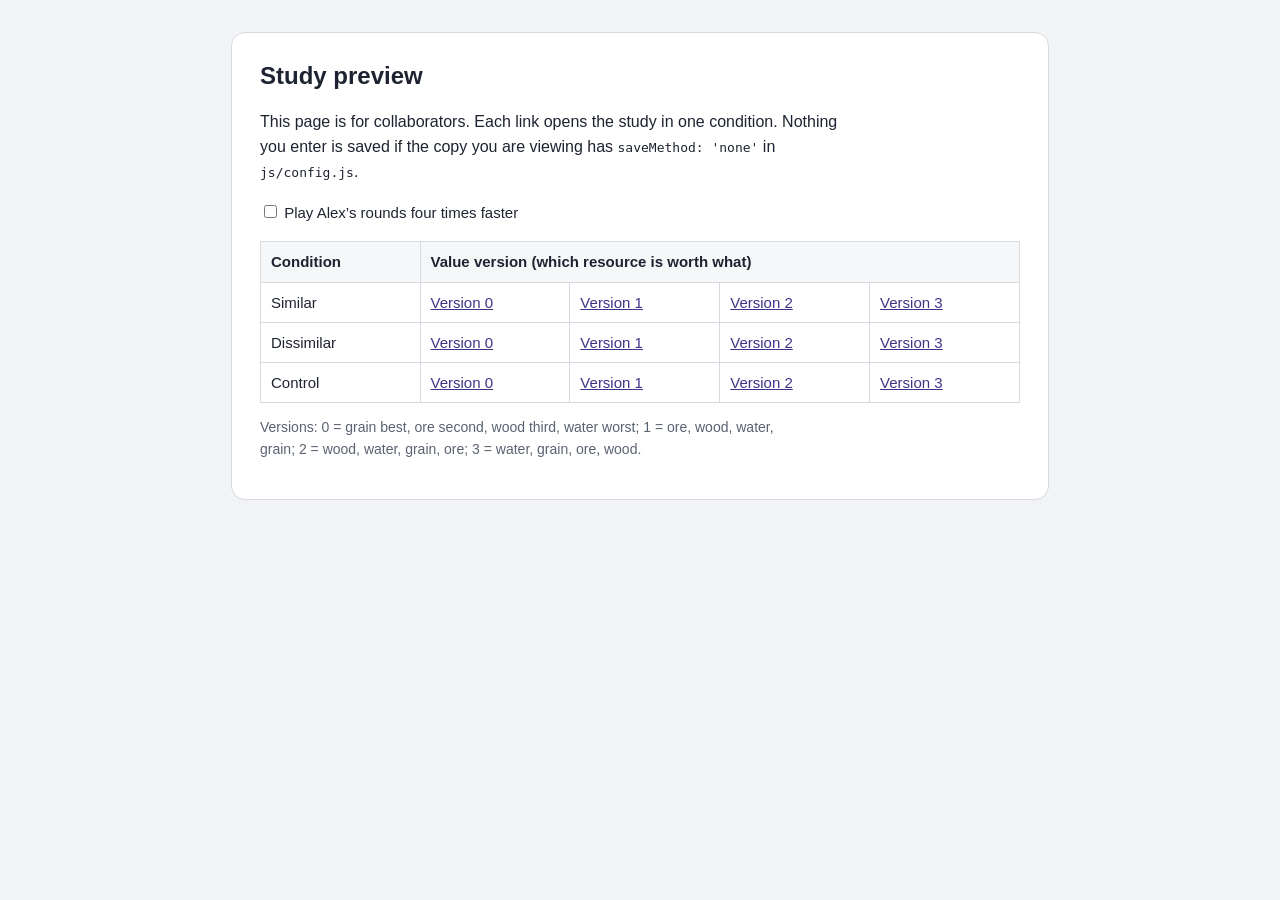
<file: preview.html>
<!doctype html>
<html lang="en">
<head>
<meta charset="utf-8">
<meta name="viewport" content="width=device-width, initial-scale=1">
<title>Study preview</title>
<style>
  body { font-family: -apple-system, "Segoe UI", Roboto, Arial, sans-serif; background: #F2F3F5; color: #1D2330; margin: 0; line-height: 1.55; }
  main { max-width: 760px; margin: 32px auto; padding: 24px 28px; background: #fff; border: 1px solid #D6D9DF; border-radius: 14px; }
  h1 { font-size: 24px; margin: 0 0 6px; }
  p { max-width: 66ch; }
  table { border-collapse: collapse; width: 100%; margin: 14px 0 6px; }
  th, td { border: 1px solid #D6D9DF; padding: 8px 10px; text-align: left; font-size: 15px; }
  th { background: #F6F7F9; }
  a { color: #3C3489; }
  .note { color: #5A6272; font-size: 14px; }
  label { font-size: 15px; }
</style>
</head>
<body>
<main>
  <h1>Study preview</h1>
  <p>This page is for collaborators. Each link opens the study in one condition. Nothing you enter is saved
     if the copy you are viewing has <code>saveMethod: 'none'</code> in <code>js/config.js</code>.</p>
  <p><label><input type="checkbox" id="fast"> Play Alex&rsquo;s rounds four times faster</label></p>
  <table id="links"><thead><tr><th>Condition</th><th colspan="4">Value version (which resource is worth what)</th></tr></thead><tbody></tbody></table>
  <p class="note">Versions: 0 = grain best, ore second, wood third, water worst; 1 = ore, wood, water, grain;
     2 = wood, water, grain, ore; 3 = water, grain, ore, wood.</p>
</main>
<script>
  const conds = [['similar', 'Similar'], ['dissimilar', 'Dissimilar'], ['control', 'Control']];
  function draw() {
    const fast = document.getElementById('fast').checked ? '&speed=4' : '';
    document.querySelector('#links tbody').innerHTML = conds.map(([k, label]) =>
      `<tr><td>${label}</td>${[0, 1, 2, 3].map(cb => `<td><a href="index.html?agent=${k}&cb=${cb}${fast}">Version ${cb}</a></td>`).join('')}</tr>`).join('');
  }
  document.getElementById('fast').addEventListener('change', draw);
  draw();
</script>
</body>
</html>
</file>
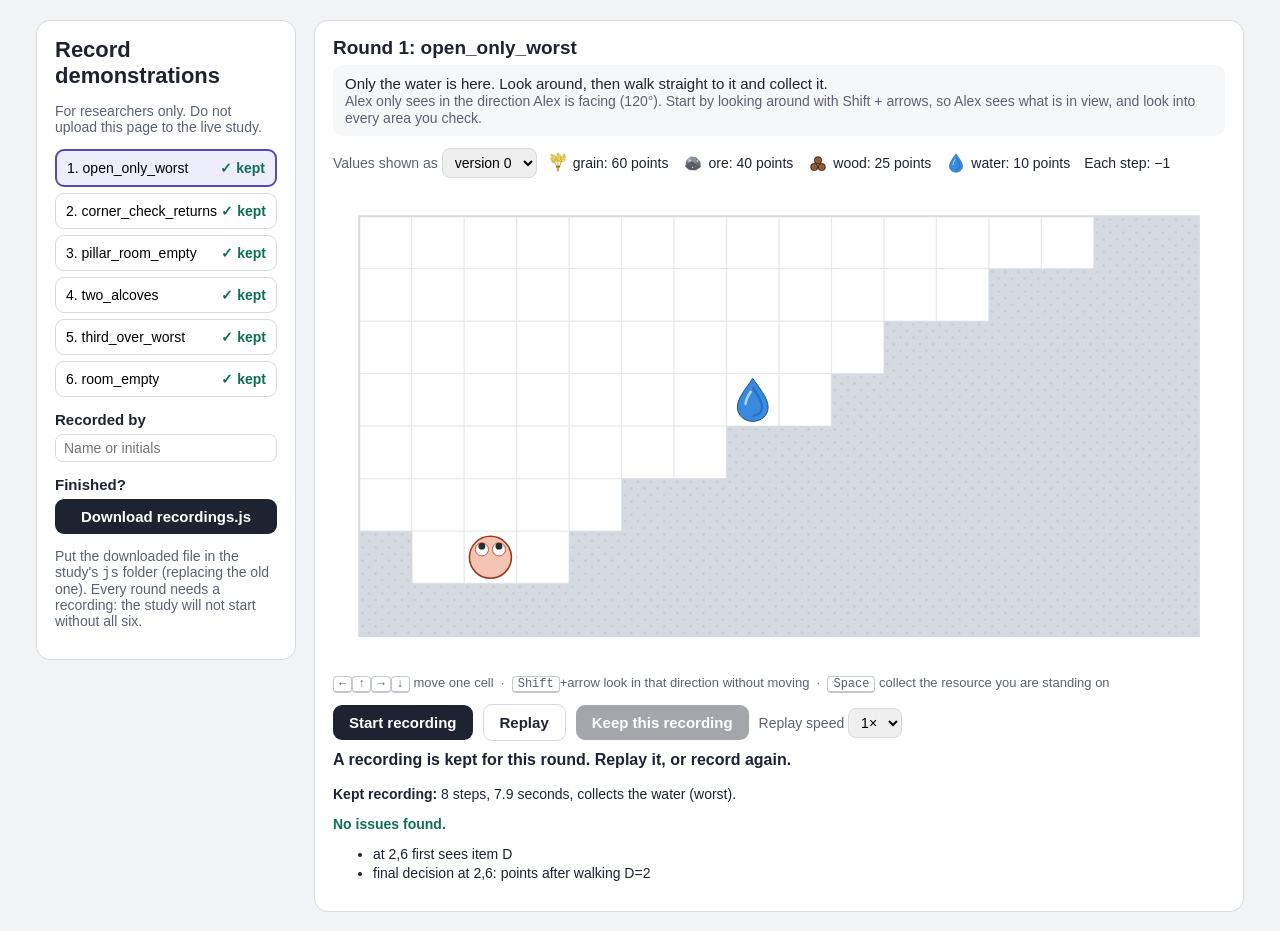
<file: record.html>
<!doctype html>
<html lang="en">
<head>
<meta charset="utf-8">
<meta name="viewport" content="width=device-width, initial-scale=1">
<title>Record demonstrations</title>
<link rel="stylesheet" href="css/experiment.css">
<style>
  body { margin: 0; background: #F2F3F5; color: #1D2330; font-family: "Atkinson Hyperlegible", -apple-system, "Segoe UI", Roboto, Arial, sans-serif; }
  .wrap { display: grid; grid-template-columns: 260px 1fr; gap: 18px; max-width: 1240px; margin: 20px auto; padding: 0 16px; align-items: start; }
  .card { background: #fff; border: 1px solid #D6D9DF; border-radius: 14px; padding: 16px 18px; }
  h1 { font-size: 22px; margin: 0 0 4px; } h2 { font-size: 19px; margin: 0 0 6px; } h3 { font-size: 15px; margin: 14px 0 6px; }
  .muted { color: #5A6272; font-size: 14px; }
  .rounds button { display: flex; justify-content: space-between; width: 100%; text-align: left; margin: 0 0 6px; padding: 9px 10px; border-radius: 9px;
    border: 1px solid #D6D9DF; background: #fff; font: inherit; font-size: 14px; cursor: pointer; }
  .rounds button.active { border: 2px solid #534AB7; background: #EEEDFE; }
  .ok { color: #0F6E56; font-weight: 700; } .warn { color: #B42318; font-weight: 700; } .none { color: #8F96A3; }
  .row { display: flex; flex-wrap: wrap; gap: 10px; align-items: center; margin: 10px 0; }
  .btn { font: inherit; font-size: 15px; font-weight: 700; border: 0; border-radius: 9px; padding: 9px 16px; cursor: pointer; background: #1D2330; color: #fff; }
  .btn.secondary { background: #fff; color: #1D2330; border: 1px solid #D6D9DF; }
  .btn:disabled { opacity: .4; cursor: default; }
  .legend { display: flex; flex-wrap: wrap; gap: 14px; margin: 6px 0; font-size: 14px; }
  .legend span { display: inline-flex; align-items: center; gap: 4px; }
  .plan { background: #F6F7F9; border-radius: 10px; padding: 10px 12px; font-size: 15px; }
  .status { font-weight: 700; min-height: 1.4em; }
  .keys { font-size: 13px; color: #5A6272; }
  kbd { border: 1px solid #C3C8D1; border-bottom-width: 2px; border-radius: 4px; padding: 0 5px; font-size: 12px; background: #fff; }
  .results { margin-top: 12px; font-size: 14px; }
  .results li { margin-bottom: 3px; }
  .results li.p { color: #B42318; }
  select, input[type=text] { font: inherit; font-size: 14px; padding: 5px 8px; border: 1px solid #D6D9DF; border-radius: 8px; }
  .boardwrap { outline: none; }
  .boardwrap:focus-visible { outline: 3px solid #534AB7; border-radius: 6px; }
</style>
</head>
<body>
<div class="wrap">
  <div class="card">
    <h1>Record demonstrations</h1>
    <p class="muted">For researchers only. Do not upload this page to the live study.</p>
    <div class="rounds" id="rounds"></div>
    <h3>Recorded by</h3>
    <input type="text" id="who" placeholder="Name or initials" style="width: 100%;">
    <h3>Finished?</h3>
    <button class="btn" id="download" style="width: 100%;">Download recordings.js</button>
    <p class="muted">Put the downloaded file in the study's <code>js</code> folder (replacing the old one). Every round needs a recording: the study will not start without all six.</p>
  </div>

  <div class="card">
    <h2 id="title"></h2>
    <div class="plan" id="plan"></div>
    <div class="row">
      <label class="muted">Values shown as
        <select id="version">
          <option value="0">version 0</option><option value="1">version 1</option><option value="2">version 2</option><option value="3">version 3</option>
        </select>
      </label>
      <div class="legend" id="legend"></div>
    </div>
    <div class="boardwrap" id="board" tabindex="0"></div>
    <p class="keys"><kbd>&larr;</kbd><kbd>&uarr;</kbd><kbd>&rarr;</kbd><kbd>&darr;</kbd> move one cell &nbsp;&middot;&nbsp;
      <kbd>Shift</kbd>+arrow look in that direction without moving &nbsp;&middot;&nbsp; <kbd>Space</kbd> collect the resource you are standing on</p>
    <div class="row">
      <button class="btn" id="start">Start recording</button>
      <button class="btn secondary" id="replay" disabled>Replay</button>
      <button class="btn" id="keep" disabled>Keep this recording</button>
      <label class="muted">Replay speed <select id="speed"><option value="1">1&times;</option><option value="2">2&times;</option><option value="4">4&times;</option></select></label>
      <span class="status" id="status"></span>
    </div>
    <div class="results" id="results"></div>
  </div>
</div>

<script>var jsPsychModule = { ParameterType: {} }; // the study's plugins are loaded but not used on this page</script>
<script src="js/config.js"></script>
<script src="js/gridworld-core.js"></script>
<script src="js/stimuli.js"></script>
<script src="js/recordings.js"></script>
<script src="js/gridworld.js"></script>
<script>
(function () {
  'use strict';
  const G = window.GridCore, { itemIcon } = window.GridArt;
  const $ = id => document.getElementById(id);
  const STORE = 'gw-recordings';
  // What should happen in each round ({A} best, {B} second, {C} third, {D} worst).
  const PLANS = {
    open_only_worst: 'Only the {D} is here. Look around, then walk straight to it and collect it.',
    corner_check_returns: 'The {B} is in view. Walk up the left side until you can see the whole area behind the wall (the {C} is there), then turn back and collect the {B}.',
    pillar_room_empty: 'The {B} is in view. Walk round under the wall (you will see the {C}), go up into the walled room on the right until you can see all of it (it is empty), then walk back and collect the {B}.',
    two_alcoves: 'The {B} is close by. Walk to the top row, check the left corner (the {D} is there), then the right corner (empty), then collect the {B}.',
    third_over_worst: 'The {D} is close by. Walk up the right side until you can see behind the wall (the {C} is there), then go and collect the {C}.',
    room_empty: 'The {B} is close by. Walk round under the wall (you will see the {D}), go up into the room until you can see all of it (it is empty), then walk back and collect the {B}.'
  };

  // Kept recordings: those already in js/recordings.js, overridden by any kept on this computer.
  let saved = {};
  try { saved = JSON.parse(localStorage.getItem(STORE) || '{}'); } catch (e) { saved = {}; }
  const kept = Object.assign({}, typeof RECORDINGS !== 'undefined' ? RECORDINGS : {}, saved);
  const persist = () => { try { localStorage.setItem(STORE, JSON.stringify(kept)); } catch (e) { /* storage unavailable */ } };

  let current = STIMULI.demos[0], cb = 0, world = null;
  let rec = null, recording = false, t0 = 0, queue = [], busy = false, done = false;

  const check = (d, r) => {
    const res = G.analyzeRoute(d, G.recordingToActs(r), CONFIG.values, CONFIG.stepCost, CONFIG.fieldOfView || 360);
    for (const p of (STIMULI.probes || []).filter(p => p.demo === d.id)) {
      if (!r.events.some(e => e.type === 'move' && e.to[0] === p.agentCell[0] && e.to[1] === p.agentCell[1])) {
        const msg = `PROBLEM: the belief probe at the end of the study shows Alex at ${p.agentCell}, but this route never passes that cell`;
        res.log.push(msg); res.problems.push(msg);
      }
    }
    return res;
  };
  const statusOf = id => {
    if (!kept[id]) return '<span class="none">not recorded</span>';
    const r = check(STIMULI.demos.find(d => d.id === id), kept[id]);
    return r.problems.length ? '<span class="warn">kept, with issues</span>' : '<span class="ok">&#10003; kept</span>';
  };
  function drawRounds() {
    $('rounds').innerHTML = STIMULI.demos.map((d, i) =>
      `<button data-id="${d.id}" class="${d.id === current.id ? 'active' : ''}"><span>${i + 1}. ${d.id}</span>${statusOf(d.id)}</button>`).join('');
    $('rounds').querySelectorAll('button').forEach(b => b.onclick = () => { if (!recording) select(b.dataset.id); });
  }
  const names = () => Object.fromEntries(G.ROLES.map(r => [r, G.itemName(G.itemFor(r, cb))]));
  function drawPlan() {
    const n = names();
    $('title').textContent = `Round ${STIMULI.demos.indexOf(current) + 1}: ${current.id}`;
    $('plan').innerHTML = (PLANS[current.id] || 'Collect the most valuable resource available, in as few steps as possible.').replace(/\{(\w)\}/g, (m, r) => n[r]) +
      `<br><span class="muted">Alex only sees in the direction Alex is facing (${CONFIG.fieldOfView || 360}&deg;). Start by looking around with Shift + arrows, ` +
      'so Alex sees what is in view, and look into every area you check.</span>';
    $('legend').innerHTML = G.ROLES.map(r => { const it = G.itemFor(r, cb);
      return `<span>${itemIcon(it, 22, false)}${G.itemName(it)}: ${CONFIG.values[r]} points</span>`; }).join('') + `<span>Each step: &minus;${CONFIG.stepCost}</span>`;
  }
  function freshWorld() {
    if (world) world.destroy();
    const L = GridWorld.LIVE;   // the same animation timings as the replay in the study
    world = new GridWorld($('board'), { cb, label: 'Recording board', timing: { step: L.step, turn: L.look, collect: L.collect } });
    world.setup(current, 'demo');
    window.recorderWorld = world;   // for checking the page
  }
  function select(id) {
    current = STIMULI.demos.find(d => d.id === id);
    rec = null; done = false; freshWorld(); drawPlan(); drawRounds();
    $('results').innerHTML = ''; $('keep').disabled = true;
    $('replay').disabled = !kept[current.id];
    $('status').textContent = kept[current.id] ? 'A recording is kept for this round. Replay it, or record again.' : 'Press Start recording when ready.';
    if (kept[current.id]) showResults(kept[current.id], true);
  }
  function showResults(r, isKept) {
    const res = check(current, r), secs = (r.events.length ? r.events[r.events.length - 1].t : 0) / 1000;
    $('results').innerHTML = `<strong>${isKept ? 'Kept recording' : 'This recording'}:</strong> ${res.steps} steps, ${secs.toFixed(1)} seconds, collects the ` +
      `${res.collected ? G.itemName(G.itemFor(res.collected, cb)) + ' (' + { A: 'best', B: 'second', C: 'third', D: 'worst' }[res.collected] + ')' : 'nothing'}` +
      (r.recorded_by ? `, recorded by ${r.recorded_by}` : '') + '.' +
      (res.problems.length ? `<p class="warn">Issues found: consider recording this round again.</p>` : `<p class="ok">No issues found.</p>`) +
      '<ul>' + res.log.map(l => `<li class="${/^(PROBLEM|CHECK)/.test(l) ? 'p' : ''}">${l}</li>`).join('') + '</ul>';
  }

  // ---------- Recording ----------
  $('start').onclick = () => {
    rec = { demo: current.id, recorded_at: new Date().toISOString(), recorded_by: $('who').value.trim() || null, version_shown: cb, events: [] };
    recording = true; done = false; queue = []; freshWorld();
    $('results').innerHTML = ''; $('keep').disabled = true; $('replay').disabled = true; $('start').textContent = 'Restart';
    $('status').textContent = 'Recording\u2026 use the arrow keys; press Space on a resource to collect it.';
    t0 = performance.now(); $('board').focus();
  };
  const DIRS = { ArrowUp: [0, -1], ArrowDown: [0, 1], ArrowLeft: [-1, 0], ArrowRight: [1, 0] };
  const HEAD = { ArrowUp: -90, ArrowDown: 90, ArrowLeft: 180, ArrowRight: 0 };
  document.addEventListener('keydown', e => {
    if (!recording || done) return;
    if (!(e.key in DIRS) && e.key !== ' ' && e.key !== 'Enter') return;
    e.preventDefault();
    queue.push({ key: e.key, shift: e.shiftKey, t: Math.round(performance.now() - t0) });
    process();
  });
  async function process() {
    if (busy) return; busy = true;
    while (queue.length && recording && !done) {
      const k = queue.shift();
      if (k.key === ' ' || k.key === 'Enter') {
        const it = world.items.find(i => i.cell[0] === world.cell[0] && i.cell[1] === world.cell[1]);
        if (!it) { $('status').textContent = 'There is no resource here to collect.'; continue; }
        rec.events.push({ t: k.t, type: 'collect', cell: world.cell.slice(), role: it.role });
        await world.collect(it, GridWorld.LIVE.collect); finish(); break;
      }
      if (k.shift) { rec.events.push({ t: k.t, type: 'turn', heading: HEAD[k.key] }); await world.turnTo(HEAD[k.key], GridWorld.LIVE.look); continue; }
      const [dc, dr] = DIRS[k.key], to = [world.cell[0] + dc, world.cell[1] + dr];
      const blocked = to[0] < 0 || to[1] < 0 || to[0] >= G.COLS || to[1] >= G.ROWS || world.W.set.has(G.key(...to));
      if (blocked) { rec.events.push({ t: k.t, type: 'bump', toward: to }); await world.nudge(to, GridWorld.LIVE.bump); }
      else { rec.events.push({ t: k.t, type: 'move', to }); await world.stepTo(...to, GridWorld.LIVE.step); }
    }
    busy = false;
  }
  function finish() {
    done = true; recording = false; $('start').textContent = 'Record again';
    $('status').textContent = 'Done. Check the result below, replay it, and keep it if you are happy.';
    $('keep').disabled = false; $('replay').disabled = false; showResults(rec, false);
  }
  $('keep').onclick = () => {
    if (!rec || !done) return;
    if (!rec.recorded_by && $('who').value.trim()) rec.recorded_by = $('who').value.trim();
    kept[current.id] = rec; persist(); drawRounds(); $('keep').disabled = true;
    $('status').textContent = 'Kept. Choose the next round on the left.';
  };
  $('replay').onclick = async () => {
    const r = (done && rec) ? rec : kept[current.id];
    if (!r) return;
    $('replay').disabled = true; $('status').textContent = 'Replaying as participants will see it\u2026';
    if (world) world.destroy();
    world = new GridWorld($('board'), { cb, speed: Number($('speed').value), label: 'Replay', timing: CONFIG.timing });
    window.recorderWorld = world;
    await world.playRecording(current, r);
    $('replay').disabled = false; $('status').textContent = 'Replay finished.';
  };
  $('version').onchange = e => { cb = Number(e.target.value); if (!recording) { freshWorld(); drawPlan(); drawRounds(); } };
  $('download').onclick = () => {
    const ids = STIMULI.demos.map(d => d.id).filter(id => kept[id]);
    if (!ids.length) { alert('No recordings kept yet.'); return; }
    const body = '/*\n * Recordings of real demonstrations, made with record.html (one per round, keyed by round id).\n' +
      ' * Every round needs a recording: the study does not start without all of them.\n * Created ' + new Date().toISOString() + '\n */\n' +
      'const RECORDINGS = ' + JSON.stringify(Object.fromEntries(ids.map(id => [id, kept[id]])), null, 1) + ';\n\n' +
      "if (typeof module !== 'undefined' && module.exports) module.exports = { RECORDINGS };\n";
    const a = document.createElement('a');
    a.href = URL.createObjectURL(new Blob([body], { type: 'text/javascript' }));
    a.download = 'recordings.js'; document.body.appendChild(a); a.click(); a.remove();
  };
  select(current.id);
})();
</script>
</body>
</html>
</file>
<file: css/experiment.css>
/* Study styles, layered on top of jspsych.css */
:root {
    --ink: #1D2330;
    --ink2: #5A6272;
    --line: #D6D9DF;
    --panel: #FFFFFF;
    --bg: #F2F3F5;
    --accent: #1D2330;
    --focus: #534AB7;
    --err: #B42318;
}

html,
body {
    background: var(--bg);
    color: var(--ink);
}

body {
    font-family: "Atkinson Hyperlegible", -apple-system, "Segoe UI", Roboto, "Helvetica Neue", Arial, sans-serif;
}

*,
*::before,
*::after {
    box-sizing: border-box;
}

.jspsych-display-element {
    font-family: "Atkinson Hyperlegible", -apple-system, "Segoe UI", Roboto, "Helvetica Neue", Arial, sans-serif;
    font-size: 17px;
    line-height: 1.55;
    color: var(--ink);
}

.jspsych-content-wrapper {
    padding: 24px 12px 48px;
}

.jspsych-content {
    max-width: 780px;
    width: 100%;
    background: var(--panel);
    border: 1px solid var(--line);
    border-radius: 14px;
    padding: 22px 24px;
    text-align: left;
    margin: 0 auto auto;
}

.jspsych-content h2 {
    font-size: 24px;
    line-height: 1.25;
    margin: 0 0 8px;
}

.jspsych-content p {
    max-width: 66ch;
}

.gw-text h3 {
    font-size: 20px;
    line-height: 1.3;
    margin: 26px 0 8px;
}

.gw-text h4 {
    font-size: 17px;
    line-height: 1.35;
    margin: 18px 0 6px;
}

.gw-text ul {
    max-width: 66ch;
    padding-left: 22px;
    margin: 0 0 12px;
}

.gw-text li {
    margin-bottom: 4px;
}

.gw-text a {
    color: #3C3489;
}

.gw-meta {
    color: var(--ink2);
}

.jspsych-html-button-response-btngroup .jspsych-btn {
    margin: 6px 0 6px 10px;
}

.jspsych-btn {
    font: inherit;
    font-size: 16px;
    font-weight: 700;
    background: var(--accent);
    color: #fff;
    border: 0;
    border-radius: 10px;
    padding: 10px 20px;
    min-height: 44px;
}

.jspsych-btn:hover {
    background: #343B4B;
    border: 0;
}

.jspsych-btn.gw-secondary {
    background: transparent;
    color: var(--ink);
    border: 1px solid var(--line);
}

.jspsych-btn[disabled] {
    opacity: .4;
}

:focus-visible {
    outline: 3px solid var(--focus);
    outline-offset: 2px;
}

#jspsych-html-button-response-btngroup,
.jspsych-html-button-response-btngroup {
    text-align: right;
}

#jspsych-progressbar-container {
    background: transparent;
    border-bottom: 0;
}

.gw-head {
    display: flex;
    flex-wrap: wrap;
    gap: 12px;
    justify-content: space-between;
    align-items: flex-start;
    margin-bottom: 8px;
}

.gw-sub {
    color: var(--ink2);
    margin: 0;
    font-size: 15px;
}

.gw-reminder {
    display: flex;
    gap: 10px;
    align-items: center;
    border: 1px solid var(--line);
    border-radius: 10px;
    padding: 6px 12px 6px 8px;
    font-size: 14px;
    max-width: 360px;
}

.gw-reminder div {
    display: flex;
    flex-direction: column;
    line-height: 1.35;
}

.gw-reminder span {
    color: var(--ink2);
}

.gw-reminder-pic {
    width: 46px;
    height: auto;
    flex-shrink: 0;
}

.gw-thanks {
    text-align: center;
    padding: 30px 0 10px;
}

.gw-thanks h2 {
    font-size: 28px;
}

.gw-board {
    width: 100%;
    height: auto;
    display: block;
    touch-action: manipulation;
}

.gw-row {
    display: flex;
    flex-wrap: wrap;
    gap: 12px;
    align-items: center;
    justify-content: space-between;
    margin-top: 14px;
    min-height: 44px;
}

.gw-status {
    color: var(--ink2);
    font-size: 15px;
}

.gw-next[hidden] {
    display: none;
}

.gw-question {
    font-size: 19px;
    font-weight: 700;
    margin: 18px 0 4px;
}

.gw-q {
    display: block;
    font-weight: 700;
    margin: 14px 0 6px;
}

.gw-screen textarea,
.gw-form textarea {
    width: 100%;
    font: inherit;
    font-size: 16px;
    border: 1px solid var(--line);
    border-radius: 10px;
    padding: 8px 10px;
}

.gw-err {
    color: var(--err);
    font-size: 14px;
    min-height: 1.3em;
    margin-top: 4px;
}

.gw-ring {
    fill: none;
    stroke: #534AB7;
    stroke-width: 2;
    opacity: 0;
    transition: opacity .12s;
}

.gw-clickable {
    cursor: pointer;
    outline: none;
}

.gw-clickable:hover .gw-ring,
.gw-clickable:focus-visible .gw-ring {
    opacity: 1;
}

.gw-lineup {
    display: flex;
    gap: 26px;
    justify-content: center;
    flex-wrap: wrap;
    margin: 6px 0 14px;
}

.gw-lineup figure {
    margin: 0;
    text-align: center;
    font-size: 15px;
    color: var(--ink2);
}

.gw-card {
    display: flex;
    gap: 16px;
    align-items: center;
    border: 1px solid var(--line);
    border-radius: 12px;
    padding: 14px 16px;
    margin: 8px 0 14px;
}

.gw-card p {
    margin: 0 0 6px;
}

.gw-matching {
    display: flex;
    flex-direction: column;
    align-items: center;
    justify-content: center;
    min-height: 260px;
    gap: 18px;
}

.gw-matching-text {
    font-size: 19px;
    font-weight: 700;
    margin: 0;
    text-align: center;
}

.gw-spinner {
    width: 54px;
    height: 54px;
    border-radius: 50%;
    border: 5px solid #E2E5EA;
    border-top-color: #1D2330;
    animation: gw-spin 0.9s linear infinite;
}

@keyframes gw-spin {
    to {
        transform: rotate(360deg);
    }
}

.gw-match-found {
    width: 54px;
    height: 54px;
    border-radius: 50%;
    background: #1D9E75;
    color: #fff;
    font-size: 30px;
    font-weight: 700;
    display: flex;
    align-items: center;
    justify-content: center;
}

.gw-profile {
    display: flex;
    flex-direction: column;
    align-items: center;
    text-align: center;
}

.gw-profile p {
    max-width: 60ch;
    margin: 0.5em 0;
}

.gw-profile .gw-portrait {
    width: 120px;
    margin: 4px 0 12px;
}

.gw-attempts {
    color: var(--ink2);
    font-size: 14px;
    margin: 4px 0 8px;
}

.gw-reread {
    border: 1px solid var(--line);
    border-radius: 10px;
    padding: 8px 14px;
    margin: 6px 0 14px;
}

.gw-reread summary {
    cursor: pointer;
    font-weight: 700;
    color: #3C3489;
}

.gw-reread[open] {
    background: #F8F8FB;
}

.gw-reread .gw-lineup figure {
    font-size: 13px;
}

.gw-card-title {
    font-size: 17px;
    margin: 0 0 6px;
}

.gw-portrait {
    width: 96px;
    height: auto;
    flex-shrink: 0;
}

.gw-big {
    font-size: 19px;
    font-weight: 700;
}

.gw-inline {
    display: inline-flex;
    align-items: center;
    gap: 3px;
    font-weight: 700;
    white-space: nowrap;
    vertical-align: middle;
}

.gw-rank-pool {
    display: flex;
    flex-wrap: wrap;
    gap: 10px;
    justify-content: center;
    margin: 10px 0;
}

.gw-item-btn {
    display: flex;
    flex-direction: column;
    align-items: center;
    justify-content: center;
    gap: 4px;
    min-width: 96px;
    padding: 10px 12px;
    font: inherit;
    font-size: 15px;
    background: var(--panel);
    color: var(--ink);
    border: 1px solid var(--line);
    border-radius: 12px;
    cursor: pointer;
}

.gw-item-btn:hover:not([disabled]) {
    border-color: #534AB7;
}

.gw-item-btn[disabled] {
    opacity: .3;
    cursor: default;
}

.gw-item-btn[aria-pressed="true"] {
    border: 2px solid #534AB7;
    background: #EEEDFE;
}

.gw-rank-list {
    list-style: none;
    padding: 0;
    margin: 12px 0 0;
    display: grid;
    gap: 6px;
}

.gw-rank-list li {
    display: grid;
    grid-template-columns: 140px 1fr;
    align-items: center;
    gap: 10px;
    border: 1px dashed var(--line);
    border-radius: 10px;
    padding: 6px 10px;
    min-height: 46px;
}

.gw-rank-label {
    color: var(--ink2);
    font-size: 14px;
}

.gw-rank-slot {
    display: flex;
    align-items: center;
    gap: 8px;
    font-weight: 700;
}

.gw-slider {
    width: 100%;
}

.gw-scale-ends {
    display: flex;
    justify-content: space-between;
    color: var(--ink2);
    font-size: 13px;
}

.gw-pref {
    border: 1px solid var(--line);
    border-radius: 12px;
    padding: 12px 16px;
    margin: 0 0 14px;
}

.gw-pref legend {
    font-weight: 700;
    padding: 0 4px;
}

.gw-pref select,
.gw-form select,
.gw-form input {
    font: inherit;
    font-size: 16px;
    border: 1px solid var(--line);
    border-radius: 8px;
    padding: 6px 8px;
    background: #fff;
}

.gw-pref-imp {
    margin: 12px 0 6px;
}

.gw-scale {
    display: flex;
    justify-content: space-between;
    gap: 4px;
}

.gw-scale label {
    display: flex;
    flex-direction: column;
    align-items: center;
    gap: 2px;
    flex: 1;
    cursor: pointer;
    font-size: 14px;
}

.gw-gap {
    margin-top: 18px;
}

.gw-avatar-choices {
    display: flex;
    flex-wrap: wrap;
    gap: 14px;
    margin-top: 8px;
}

.gw-avatar-choices label {
    display: flex;
    flex-direction: column;
    align-items: center;
    gap: 4px;
    padding: 10px 16px;
    border: 1px solid var(--line);
    border-radius: 12px;
    cursor: pointer;
}

.gw-avatar-choices label:has(input:checked) {
    border: 2px solid #534AB7;
    background: #EEEDFE;
}

.gw-inline-avatar {
    display: inline-flex;
    vertical-align: middle;
}

.jspsych-content textarea {
    width: 100%;
    font: inherit;
    font-size: 16px;
    border: 1px solid var(--line);
    border-radius: 10px;
    padding: 8px 10px;
}

.gw-choices-col {
    flex-direction: column;
    gap: 8px;
}

.gw-other {
    margin-top: 10px;
}

.gw-choices {
    display: flex;
    flex-wrap: wrap;
    gap: 18px;
    margin-top: 6px;
}

.gw-choices label {
    display: flex;
    align-items: center;
    gap: 6px;
    cursor: pointer;
}

.jspsych-content input,
.jspsych-content select,
.jspsych-content textarea {
    font-family: inherit;
}

.gw-text-input {
    width: 100%;
    font: inherit;
    font-size: 16px;
    border: 1px solid var(--line);
    border-radius: 10px;
    padding: 8px 10px;
}

.gw-form {
    display: grid;
    gap: 14px;
    text-align: left;
}

.gw-form label {
    display: grid;
    gap: 4px;
}

.jspsych-survey-multi-choice-question,
.jspsych-survey-likert-statement,
.jspsych-survey-text-question p {
    text-align: left;
}

.jspsych-survey-multi-choice-question {
    margin-top: 1em;
}

.jspsych-survey-likert-statement {
    font-weight: 700;
}

@media (max-width: 600px) {
    .jspsych-content {
        padding: 16px 14px;
    }

    .gw-rank-list li {
        grid-template-columns: 1fr;
    }
}
</file>
